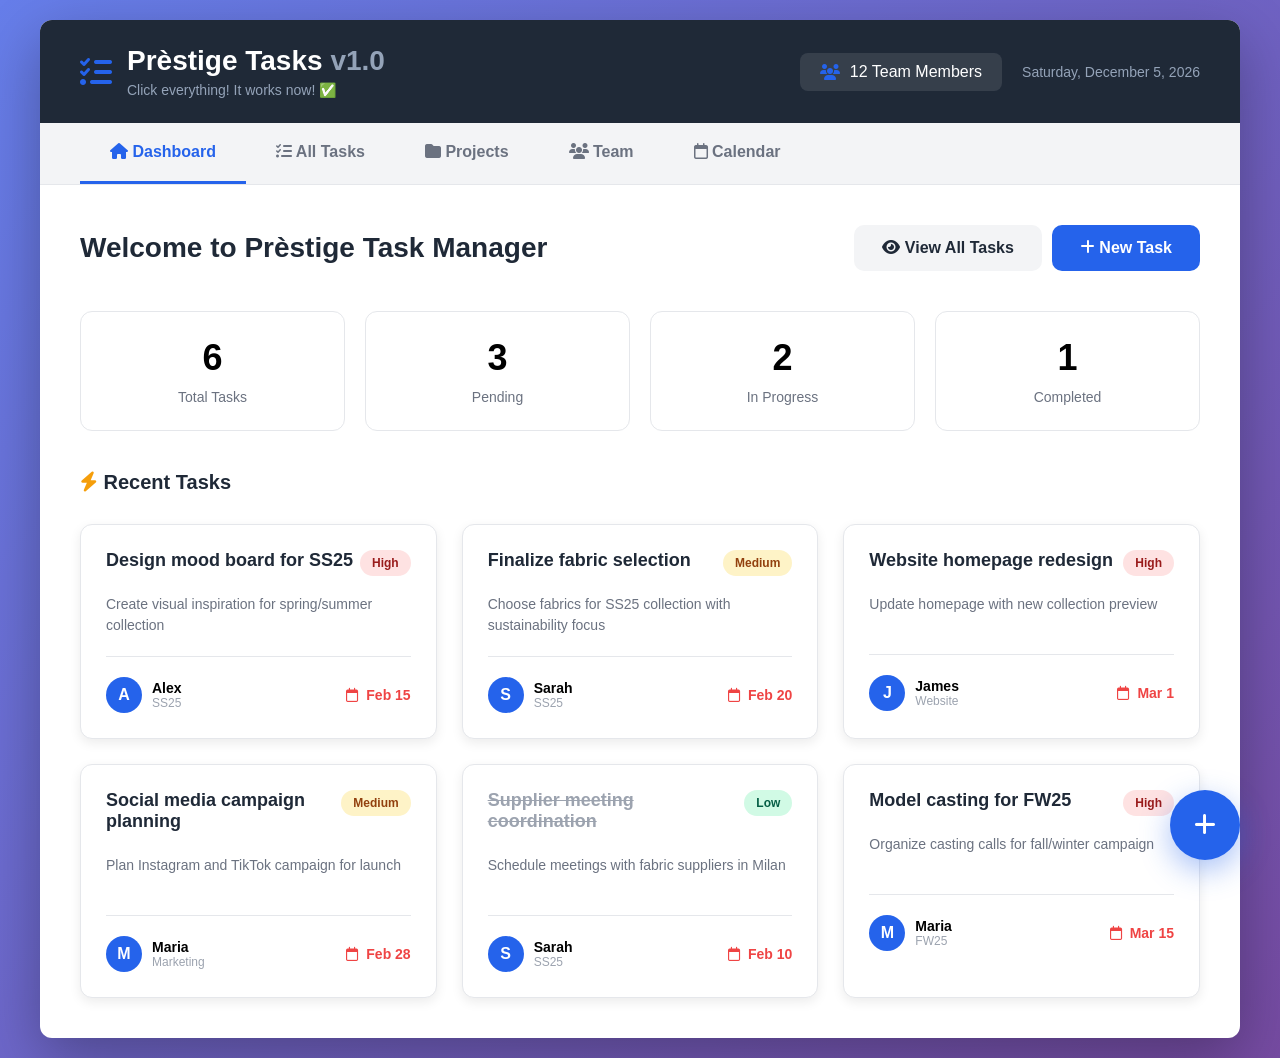
<file: index.html>
<!DOCTYPE html>
<html lang="en">
<head>
    <meta charset="UTF-8">
    <meta name="viewport" content="width=device-width, initial-scale=1.0">
    <title>Prèstige Task Manager</title>
    <link rel="stylesheet" href="https://cdnjs.cloudflare.com/ajax/libs/font-awesome/6.4.0/css/all.min.css">
    <style>
        :root {
            --primary: #2563eb;
            --success: #10b981;
            --warning: #f59e0b;
            --danger: #ef4444;
            --gray-100: #f3f4f6;
            --gray-200: #e5e7eb;
            --gray-800: #1f2937;
        }

        * {
            margin: 0;
            padding: 0;
            box-sizing: border-box;
            font-family: -apple-system, BlinkMacSystemFont, 'Segoe UI', sans-serif;
        }

        body {
            background: linear-gradient(135deg, #667eea 0%, #764ba2 100%);
            min-height: 100vh;
            padding: 20px;
        }

        .container {
            max-width: 1200px;
            margin: 0 auto;
            background: white;
            border-radius: 12px;
            overflow: hidden;
            box-shadow: 0 20px 60px rgba(0,0,0,0.3);
        }

        /* Header */
        .header {
            background: var(--gray-800);
            color: white;
            padding: 25px 40px;
            display: flex;
            justify-content: space-between;
            align-items: center;
        }

        .logo {
            display: flex;
            align-items: center;
            gap: 15px;
        }

        .logo i {
            font-size: 32px;
            color: var(--primary);
        }

        .logo h1 {
            font-size: 28px;
        }

        .logo span {
            color: #94a3b8;
        }

        /* Navigation */
        .nav {
            display: flex;
            background: var(--gray-100);
            padding: 0 40px;
            border-bottom: 1px solid var(--gray-200);
        }

        .nav-item {
            padding: 20px 30px;
            cursor: pointer;
            border-bottom: 3px solid transparent;
            font-weight: 600;
            color: #6b7280;
        }

        .nav-item:hover {
            color: var(--primary);
        }

        .nav-item.active {
            color: var(--primary);
            border-bottom-color: var(--primary);
        }

        /* Main Content */
        .main-content {
            padding: 40px;
            min-height: 600px;
        }

        .section {
            display: none;
            animation: fadeIn 0.3s ease;
        }

        .section.active {
            display: block;
        }

        @keyframes fadeIn {
            from { opacity: 0; transform: translateY(10px); }
            to { opacity: 1; transform: translateY(0); }
        }

        /* Task Grid */
        .tasks-grid {
            display: grid;
            grid-template-columns: repeat(auto-fill, minmax(350px, 1fr));
            gap: 25px;
            margin-top: 30px;
        }

        .task-card {
            background: white;
            border: 1px solid var(--gray-200);
            border-radius: 12px;
            padding: 25px;
            box-shadow: 0 4px 12px rgba(0,0,0,0.08);
            transition: all 0.3s ease;
            cursor: pointer;
            position: relative;
        }

        .task-card:hover {
            transform: translateY(-5px);
            box-shadow: 0 12px 24px rgba(0,0,0,0.12);
            border-color: var(--primary);
        }

        .task-header {
            display: flex;
            justify-content: space-between;
            align-items: flex-start;
            margin-bottom: 15px;
        }

        .task-title {
            font-size: 18px;
            font-weight: 600;
            color: var(--gray-800);
            margin-bottom: 8px;
        }

        .task-title.completed {
            text-decoration: line-through;
            color: #9ca3af;
        }

        .task-priority {
            padding: 6px 12px;
            border-radius: 20px;
            font-size: 12px;
            font-weight: 600;
        }

        .priority-high { background: #fee2e2; color: #991b1b; }
        .priority-medium { background: #fef3c7; color: #92400e; }
        .priority-low { background: #d1fae5; color: #065f46; }

        .task-description {
            color: #6b7280;
            font-size: 14px;
            line-height: 1.5;
            margin-bottom: 20px;
            min-height: 40px;
        }

        .task-footer {
            display: flex;
            justify-content: space-between;
            align-items: center;
            padding-top: 20px;
            border-top: 1px solid var(--gray-200);
        }

        .task-assignee {
            display: flex;
            align-items: center;
            gap: 10px;
        }

        .assignee-avatar {
            width: 36px;
            height: 36px;
            border-radius: 50%;
            background: var(--primary);
            color: white;
            display: flex;
            align-items: center;
            justify-content: center;
            font-weight: 600;
        }

        .assignee-info h4 {
            font-size: 14px;
            font-weight: 600;
        }

        .assignee-info p {
            font-size: 12px;
            color: #9ca3af;
        }

        .task-deadline {
            display: flex;
            align-items: center;
            gap: 8px;
            font-size: 14px;
            color: #6b7280;
        }

        .task-deadline.overdue {
            color: var(--danger);
            font-weight: 600;
        }

        .task-actions {
            position: absolute;
            top: 20px;
            right: 20px;
            display: flex;
            gap: 10px;
            opacity: 0;
            transition: opacity 0.3s;
        }

        .task-card:hover .task-actions {
            opacity: 1;
        }

        .action-btn {
            width: 36px;
            height: 36px;
            border-radius: 50%;
            background: white;
            border: 1px solid var(--gray-200);
            cursor: pointer;
            display: flex;
            align-items: center;
            justify-content: center;
            color: #6b7280;
            transition: all 0.2s;
        }

        .action-btn:hover {
            background: var(--primary);
            color: white;
            border-color: var(--primary);
        }

        /* Add Task Button */
        .add-task-btn {
            position: fixed;
            bottom: 40px;
            right: 40px;
            width: 70px;
            height: 70px;
            border-radius: 50%;
            background: var(--primary);
            color: white;
            border: none;
            font-size: 24px;
            cursor: pointer;
            box-shadow: 0 10px 30px rgba(37, 99, 235, 0.4);
            transition: all 0.3s ease;
            z-index: 100;
        }

        .add-task-btn:hover {
            transform: scale(1.1);
            box-shadow: 0 15px 40px rgba(37, 99, 235, 0.6);
        }

        /* Modal */
        .modal {
            display: none;
            position: fixed;
            top: 0;
            left: 0;
            width: 100%;
            height: 100%;
            background: rgba(0,0,0,0.5);
            z-index: 1000;
            align-items: center;
            justify-content: center;
        }

        .modal-content {
            background: white;
            width: 90%;
            max-width: 500px;
            border-radius: 16px;
            padding: 0;
            box-shadow: 0 30px 60px rgba(0,0,0,0.3);
            animation: modalSlide 0.3s ease;
        }

        @keyframes modalSlide {
            from { transform: translateY(-30px); opacity: 0; }
            to { transform: translateY(0); opacity: 1; }
        }

        .modal-header {
            padding: 25px 30px;
            border-bottom: 1px solid var(--gray-200);
            display: flex;
            justify-content: space-between;
            align-items: center;
        }

        .modal-header h3 {
            font-size: 22px;
            color: var(--gray-800);
        }

        .close-modal {
            background: none;
            border: none;
            font-size: 28px;
            color: #9ca3af;
            cursor: pointer;
            padding: 0;
            width: 30px;
            height: 30px;
            display: flex;
            align-items: center;
            justify-content: center;
        }

        .modal-body {
            padding: 30px;
            max-height: 70vh;
            overflow-y: auto;
        }

        .form-group {
            margin-bottom: 25px;
        }

        .form-group label {
            display: block;
            margin-bottom: 10px;
            font-weight: 600;
            color: var(--gray-800);
        }

        .form-control {
            width: 100%;
            padding: 14px 18px;
            border: 2px solid var(--gray-200);
            border-radius: 10px;
            font-size: 16px;
            transition: all 0.2s;
        }

        .form-control:focus {
            outline: none;
            border-color: var(--primary);
            box-shadow: 0 0 0 4px rgba(37, 99, 235, 0.1);
        }

        textarea.form-control {
            min-height: 120px;
            resize: vertical;
            font-family: inherit;
        }

        .form-row {
            display: grid;
            grid-template-columns: 1fr 1fr;
            gap: 20px;
        }

        .form-actions {
            display: flex;
            justify-content: flex-end;
            gap: 15px;
            margin-top: 30px;
        }

        .btn {
            padding: 14px 28px;
            border: none;
            border-radius: 10px;
            font-weight: 600;
            cursor: pointer;
            transition: all 0.2s;
            font-size: 16px;
        }

        .btn-primary {
            background: var(--primary);
            color: white;
        }

        .btn-primary:hover {
            background: #1d4ed8;
            transform: translateY(-2px);
        }

        .btn-secondary {
            background: var(--gray-100);
            color: var(--gray-800);
        }

        .btn-secondary:hover {
            background: var(--gray-200);
        }

        /* Status badges */
        .status-badge {
            padding: 6px 14px;
            border-radius: 20px;
            font-size: 12px;
            font-weight: 600;
        }

        .status-todo { background: #f3f4f6; color: #6b7280; }
        .status-progress { background: #dbeafe; color: #1d4ed8; }
        .status-done { background: #d1fae5; color: #065f46; }

        /* Empty state */
        .empty-state {
            text-align: center;
            padding: 80px 40px;
            color: #9ca3af;
        }

        .empty-state i {
            font-size: 64px;
            margin-bottom: 20px;
            opacity: 0.5;
        }

        .empty-state h3 {
            font-size: 24px;
            margin-bottom: 10px;
            color: #6b7280;
        }

        /* Stats */
        .stats {
            display: grid;
            grid-template-columns: repeat(auto-fit, minmax(200px, 1fr));
            gap: 20px;
            margin: 40px 0;
        }

        .stat-card {
            background: white;
            padding: 25px;
            border-radius: 12px;
            border: 1px solid var(--gray-200);
            text-align: center;
            transition: all 0.3s ease;
        }

        .stat-card:hover {
            transform: translateY(-5px);
            box-shadow: 0 10px 30px rgba(0,0,0,0.1);
        }

        .stat-card h3 {
            font-size: 36px;
            margin-bottom: 10px;
        }

        .stat-card p {
            color: #6b7280;
            font-size: 14px;
        }

        /* Responsive */
        @media (max-width: 768px) {
            .container {
                margin: 10px;
                border-radius: 8px;
            }
            
            .header, .main-content {
                padding: 20px;
            }
            
            .nav {
                padding: 0 20px;
                overflow-x: auto;
            }
            
            .tasks-grid {
                grid-template-columns: 1fr;
            }
            
            .form-row {
                grid-template-columns: 1fr;
            }
            
            .add-task-btn {
                bottom: 20px;
                right: 20px;
                width: 60px;
                height: 60px;
            }
        }
    </style>
</head>
<body>
    <div class="container">
        <!-- Header -->
        <div class="header">
            <div class="logo">
                <i class="fas fa-tasks"></i>
                <div>
                    <h1>Prèstige Tasks <span>v1.0</span></h1>
                    <p style="color: #94a3b8; font-size: 14px; margin-top: 5px;">Click everything! It works now! ✅</p>
                </div>
            </div>
            <div style="display: flex; align-items: center; gap: 20px;">
                <div style="display: flex; align-items: center; gap: 10px; background: rgba(255,255,255,0.1); padding: 10px 20px; border-radius: 8px;">
                    <i class="fas fa-users" style="color: var(--primary);"></i>
                    <span>12 Team Members</span>
                </div>
                <div id="currentDate" style="font-size: 14px; color: #94a3b8;"></div>
            </div>
        </div>

        <!-- Navigation -->
        <div class="nav">
            <div class="nav-item active" onclick="showSection('dashboard')">
                <i class="fas fa-home"></i> Dashboard
            </div>
            <div class="nav-item" onclick="showSection('tasks')">
                <i class="fas fa-tasks"></i> All Tasks
            </div>
            <div class="nav-item" onclick="showSection('projects')">
                <i class="fas fa-folder"></i> Projects
            </div>
            <div class="nav-item" onclick="showSection('team')">
                <i class="fas fa-users"></i> Team
            </div>
            <div class="nav-item" onclick="showSection('calendar')">
                <i class="far fa-calendar"></i> Calendar
            </div>
        </div>

        <!-- Main Content -->
        <div class="main-content">
            <!-- Dashboard Section -->
            <div id="dashboardSection" class="section active">
                <div style="display: flex; justify-content: space-between; align-items: center; margin-bottom: 30px;">
                    <h2 style="font-size: 28px; color: var(--gray-800);">Welcome to Prèstige Task Manager</h2>
                    <div style="display: flex; gap: 10px;">
                        <button class="btn btn-secondary" onclick="showSection('tasks')">
                            <i class="fas fa-eye"></i> View All Tasks
                        </button>
                        <button class="btn btn-primary" onclick="openTaskModal()">
                            <i class="fas fa-plus"></i> New Task
                        </button>
                    </div>
                </div>

                <!-- Stats -->
                <div class="stats">
                    <div class="stat-card">
                        <h3 id="totalTasks">0</h3>
                        <p>Total Tasks</p>
                    </div>
                    <div class="stat-card">
                        <h3 id="pendingTasks">0</h3>
                        <p>Pending</p>
                    </div>
                    <div class="stat-card">
                        <h3 id="progressTasks">0</h3>
                        <p>In Progress</p>
                    </div>
                    <div class="stat-card">
                        <h3 id="completedTasks">0</h3>
                        <p>Completed</p>
                    </div>
                </div>

                <!-- Recent Tasks -->
                <h3 style="margin: 40px 0 20px; font-size: 20px; color: var(--gray-800);">
                    <i class="fas fa-bolt" style="color: var(--warning);"></i> Recent Tasks
                </h3>
                <div class="tasks-grid" id="dashboardTasks">
                    <!-- Tasks loaded by JavaScript -->
                </div>
            </div>

            <!-- Tasks Section -->
            <div id="tasksSection" class="section">
                <div style="display: flex; justify-content: space-between; align-items: center; margin-bottom: 30px;">
                    <h2 style="font-size: 28px; color: var(--gray-800);">All Tasks</h2>
                    <div style="display: flex; gap: 10px;">
                        <button class="btn btn-secondary" onclick="filterTasks('all')">
                            All
                        </button>
                        <button class="btn btn-secondary" onclick="filterTasks('pending')">
                            Pending
                        </button>
                        <button class="btn btn-primary" onclick="openTaskModal()">
                            <i class="fas fa-plus"></i> New Task
                        </button>
                    </div>
                </div>
                <div class="tasks-grid" id="allTasksContainer">
                    <!-- Tasks loaded by JavaScript -->
                </div>
            </div>

            <!-- Projects Section -->
            <div id="projectsSection" class="section">
                <div style="display: flex; justify-content: space-between; align-items: center; margin-bottom: 30px;">
                    <h2 style="font-size: 28px; color: var(--gray-800);">Projects</h2>
                    <button class="btn btn-primary" onclick="openProjectModal()">
                        <i class="fas fa-plus"></i> New Project
                    </button>
                </div>
                <div class="tasks-grid" id="projectsContainer">
                    <!-- Projects loaded by JavaScript -->
                </div>
            </div>

            <!-- Team Section -->
            <div id="teamSection" class="section">
                <div style="display: flex; justify-content: space-between; align-items: center; margin-bottom: 30px;">
                    <h2 style="font-size: 28px; color: var(--gray-800);">Team</h2>
                    <button class="btn btn-primary" onclick="addTeamMember()">
                        <i class="fas fa-user-plus"></i> Add Member
                    </button>
                </div>
                <div style="display: grid; grid-template-columns: repeat(auto-fill, minmax(250px, 1fr)); gap: 20px;">
                    <!-- Team members -->
                    <div class="task-card" onclick="alert('Viewing Alex Chen profile')">
                        <div class="task-header">
                            <div class="assignee-avatar" style="background: #3b82f6;">A</div>
                            <span class="status-badge status-progress">Design Lead</span>
                        </div>
                        <div class="task-title">Alex Chen</div>
                        <div class="task-description">8 tasks • 3 projects</div>
                        <div class="task-footer">
                            <div class="task-deadline">
                                <i class="fas fa-envelope"></i>
                                alex@prestige.com
                            </div>
                        </div>
                    </div>
                    <div class="task-card" onclick="alert('Viewing Sarah Miller profile')">
                        <div class="task-header">
                            <div class="assignee-avatar" style="background: #8b5cf6;">S</div>
                            <span class="status-badge status-done">Production</span>
                        </div>
                        <div class="task-title">Sarah Miller</div>
                        <div class="task-description">12 tasks • 4 projects</div>
                        <div class="task-footer">
                            <div class="task-deadline">
                                <i class="fas fa-envelope"></i>
                                sarah@prestige.com
                            </div>
                        </div>
                    </div>
                </div>
            </div>

            <!-- Calendar Section -->
            <div id="calendarSection" class="section">
                <h2 style="font-size: 28px; color: var(--gray-800); margin-bottom: 30px;">Calendar</h2>
                <div style="background: white; border-radius: 12px; padding: 40px; text-align: center; border: 2px dashed var(--gray-200);">
                    <i class="far fa-calendar-alt fa-4x" style="color: var(--gray-200); margin-bottom: 20px;"></i>
                    <h3 style="color: #6b7280; margin-bottom: 10px;">Calendar View</h3>
                    <p style="color: #9ca3af;">View tasks by deadline dates. Click on any task card to see details.</p>
                    <button class="btn btn-primary" onclick="showSection('tasks')" style="margin-top: 20px;">
                        <i class="fas fa-tasks"></i> View All Tasks
                    </button>
                </div>
            </div>
        </div>
    </div>

    <!-- Floating Add Button -->
    <button class="add-task-btn" onclick="openTaskModal()">
        <i class="fas fa-plus"></i>
    </button>

    <!-- Add Task Modal -->
    <div class="modal" id="taskModal">
        <div class="modal-content">
            <div class="modal-header">
                <h3>Add New Task</h3>
                <button class="close-modal" onclick="closeModal()">&times;</button>
            </div>
            <div class="modal-body">
                <div class="form-group">
                    <label for="taskTitle">Task Title *</label>
                    <input type="text" id="taskTitle" class="form-control" placeholder="What needs to be done?">
                </div>
                <div class="form-group">
                    <label for="taskDescription">Description</label>
                    <textarea id="taskDescription" class="form-control" placeholder="Add details, instructions, or notes..."></textarea>
                </div>
                <div class="form-row">
                    <div class="form-group">
                        <label for="taskProject">Project</label>
                        <select id="taskProject" class="form-control">
                            <option value="SS25">SS25 Collection</option>
                            <option value="FW25">FW25 Launch</option>
                            <option value="Website">Website Redesign</option>
                            <option value="Marketing">Marketing Campaign</option>
                        </select>
                    </div>
                    <div class="form-group">
                        <label for="taskPriority">Priority</label>
                        <select id="taskPriority" class="form-control">
                            <option value="Low">Low</option>
                            <option value="Medium" selected>Medium</option>
                            <option value="High">High</option>
                            <option value="Urgent">Urgent</option>
                        </select>
                    </div>
                </div>
                <div class="form-row">
                    <div class="form-group">
                        <label for="taskAssignee">Assign To</label>
                        <select id="taskAssignee" class="form-control">
                            <option value="Alex">Alex Chen</option>
                            <option value="Sarah">Sarah Miller</option>
                            <option value="James">James Wilson</option>
                            <option value="Maria">Maria Garcia</option>
                            <option value="Unassigned">Unassigned</option>
                        </select>
                    </div>
                    <div class="form-group">
                        <label for="taskDeadline">Deadline</label>
                        <input type="date" id="taskDeadline" class="form-control" value="2025-02-28">
                    </div>
                </div>
                <div class="form-group">
                    <label for="taskStatus">Status</label>
                    <select id="taskStatus" class="form-control">
                        <option value="todo">To Do</option>
                        <option value="progress">In Progress</option>
                        <option value="done">Done</option>
                    </select>
                </div>
                <div class="form-actions">
                    <button class="btn btn-secondary" onclick="closeModal()">Cancel</button>
                    <button class="btn btn-primary" onclick="saveTask()">Save Task</button>
                </div>
            </div>
        </div>
    </div>

    <script>
        // ========== DATA ==========
        let tasks = [
            {
                id: 1,
                title: "Design mood board for SS25",
                description: "Create visual inspiration for spring/summer collection",
                project: "SS25",
                priority: "High",
                assignee: "Alex",
                deadline: "2025-02-15",
                status: "progress",
                createdAt: "2025-01-10"
            },
            {
                id: 2,
                title: "Finalize fabric selection",
                description: "Choose fabrics for SS25 collection with sustainability focus",
                project: "SS25",
                priority: "Medium",
                assignee: "Sarah",
                deadline: "2025-02-20",
                status: "progress",
                createdAt: "2025-01-12"
            },
            {
                id: 3,
                title: "Website homepage redesign",
                description: "Update homepage with new collection preview",
                project: "Website",
                priority: "High",
                assignee: "James",
                deadline: "2025-03-01",
                status: "todo",
                createdAt: "2025-01-15"
            },
            {
                id: 4,
                title: "Social media campaign planning",
                description: "Plan Instagram and TikTok campaign for launch",
                project: "Marketing",
                priority: "Medium",
                assignee: "Maria",
                deadline: "2025-02-28",
                status: "todo",
                createdAt: "2025-01-18"
            },
            {
                id: 5,
                title: "Supplier meeting coordination",
                description: "Schedule meetings with fabric suppliers in Milan",
                project: "SS25",
                priority: "Low",
                assignee: "Sarah",
                deadline: "2025-02-10",
                status: "done",
                createdAt: "2025-01-05"
            },
            {
                id: 6,
                title: "Model casting for FW25",
                description: "Organize casting calls for fall/winter campaign",
                project: "FW25",
                priority: "High",
                assignee: "Maria",
                deadline: "2025-03-15",
                status: "todo",
                createdAt: "2025-01-20"
            }
        ];

        let projects = [
            { id: 1, name: "SS25 Collection", description: "Spring/Summer 2025 collection", progress: 65, tasks: 15 },
            { id: 2, name: "FW25 Launch", description: "Fall/Winter 2025 launch campaign", progress: 30, tasks: 8 },
            { id: 3, name: "Website Redesign", description: "E-commerce platform update", progress: 45, tasks: 12 },
            { id: 4, name: "Marketing Campaign", description: "Social media and influencer marketing", progress: 20, tasks: 6 }
        ];

        // ========== INITIALIZATION ==========
        document.addEventListener('DOMContentLoaded', function() {
            // Set current date
            const now = new Date();
            document.getElementById('currentDate').textContent = 
                now.toLocaleDateString('en-US', { 
                    weekday: 'long', 
                    year: 'numeric', 
                    month: 'long', 
                    day: 'numeric' 
                });
            
            // Load initial data
            updateStats();
            loadDashboardTasks();
            loadAllTasks();
            loadProjects();
            
            console.log("✅ Task Manager Loaded! Click everything - it works!");
        });

        // ========== NAVIGATION ==========
        function showSection(sectionId) {
            // Hide all sections
            document.querySelectorAll('.section').forEach(section => {
                section.classList.remove('active');
            });
            
            // Remove active from all nav items
            document.querySelectorAll('.nav-item').forEach(item => {
                item.classList.remove('active');
            });
            
            // Show selected section
            document.getElementById(sectionId + 'Section').classList.add('active');
            
            // Activate corresponding nav item
            const navItems = document.querySelectorAll('.nav-item');
            const sections = ['dashboard', 'tasks', 'projects', 'team', 'calendar'];
            const index = sections.indexOf(sectionId);
            if (index !== -1 && navItems[index]) {
                navItems[index].classList.add('active');
            }
            
            console.log("Switched to section:", sectionId);
        }

        // ========== TASK MANAGEMENT ==========
        function openTaskModal() {
            document.getElementById('taskModal').style.display = 'flex';
            document.getElementById('taskTitle').focus();
        }

        function closeModal() {
            document.getElementById('taskModal').style.display = 'none';
            // Clear form
            document.getElementById('taskTitle').value = '';
            document.getElementById('taskDescription').value = '';
        }

        function saveTask() {
            const title = document.getElementById('taskTitle').value.trim();
            if (!title) {
                alert("Please enter a task title!");
                return;
            }

            const newTask = {
                id: tasks.length + 1,
                title: title,
                description: document.getElementById('taskDescription').value,
                project: document.getElementById('taskProject').value,
                priority: document.getElementById('taskPriority').value,
                assignee: document.getElementById('taskAssignee').value,
                deadline: document.getElementById('taskDeadline').value,
                status: document.getElementById('taskStatus').value,
                createdAt: new Date().toISOString().split('T')[0]
            };

            tasks.push(newTask);
            updateStats();
            loadDashboardTasks();
            loadAllTasks();
            closeModal();
            
            alert("✅ Task added successfully!");
            console.log("New task added:", newTask);
        }

        function toggleTaskStatus(taskId) {
            const task = tasks.find(t => t.id === taskId);
            if (!task) return;
            
            // Cycle through statuses: todo -> progress -> done -> todo
            const statusOrder = ['todo', 'progress', 'done'];
            const currentIndex = statusOrder.indexOf(task.status);
            task.status = statusOrder[(currentIndex + 1) % statusOrder.length];
            
            updateStats();
            loadDashboardTasks();
            loadAllTasks();
            
            console.log("Task status updated:", task);
        }

        function deleteTask(taskId) {
            if (confirm("Are you sure you want to delete this task?")) {
                tasks = tasks.filter(t => t.id !== taskId);
                updateStats();
                loadDashboardTasks();
                loadAllTasks();
                
                alert("Task deleted!");
                console.log("Task deleted:", taskId);
            }
        }

        // ========== DISPLAY FUNCTIONS ==========
        function updateStats() {
            const total = tasks.length;
            const pending = tasks.filter(t => t.status === 'todo').length;
            const progress = tasks.filter(t => t.status === 'progress').length;
            const completed = tasks.filter(t => t.status === 'done').length;
            
            document.getElementById('totalTasks').textContent = total;
            document.getElementById('pendingTasks').textContent = pending;
            document.getElementById('progressTasks').textContent = progress;
            document.getElementById('completedTasks').textContent = completed;
        }

        function loadDashboardTasks() {
            const container = document.getElementById('dashboardTasks');
            const recentTasks = tasks.slice(0, 6); // Show 6 most recent
            
            container.innerHTML = recentTasks.map(task => `
                <div class="task-card">
                    <div class="task-actions">
                        <button class="action-btn" onclick="toggleTaskStatus(${task.id})" title="Toggle Status">
                            <i class="fas fa-check"></i>
                        </button>
                        <button class="action-btn" onclick="deleteTask(${task.id})" title="Delete">
                            <i class="fas fa-trash"></i>
                        </button>
                    </div>
                    <div class="task-header">
                        <h3 class="task-title ${task.status === 'done' ? 'completed' : ''}">${task.title}</h3>
                        <span class="task-priority priority-${task.priority.toLowerCase()}">
                            ${task.priority}
                        </span>
                    </div>
                    <p class="task-description">${task.description}</p>
                    <div class="task-footer">
                        <div class="task-assignee">
                            <div class="assignee-avatar">${task.assignee.charAt(0)}</div>
                            <div class="assignee-info">
                                <h4>${task.assignee}</h4>
                                <p>${task.project}</p>
                            </div>
                        </div>
                        <div class="task-deadline ${isOverdue(task.deadline) ? 'overdue' : ''}">
                            <i class="far fa-calendar"></i>
                            ${formatDate(task.deadline)}
                        </div>
                    </div>
                </div>
            `).join('');
        }

        function loadAllTasks() {
            const container = document.getElementById('allTasksContainer');
            
            container.innerHTML = tasks.map(task => `
                <div class="task-card" onclick="alert('Task: ${task.title}\\nStatus: ${task.status}\\nAssignee: ${task.assignee}')">
                    <div class="task-actions">
                        <button class="action-btn" onclick="event.stopPropagation(); toggleTaskStatus(${task.id})">
                            <i class="fas fa-check"></i>
                        </button>
                        <button class="action-btn" onclick="event.stopPropagation(); deleteTask(${task.id})">
                            <i class="fas fa-trash"></i>
                        </button>
                    </div>
                    <div class="task-header">
                        <h3 class="task-title ${task.status === 'done' ? 'completed' : ''}">${task.title}</h3>
                        <span class="status-badge status-${task.status}">
                            ${task.status === 'todo' ? 'To Do' : task.status === 'progress' ? 'In Progress' : 'Done'}
                        </span>
                    </div>
                    <p class="task-description">${task.description}</p>
                    <div class="task-footer">
                        <div class="task-assignee">
                            <div class="assignee-avatar">${task.assignee.charAt(0)}</div>
                            <div class="assignee-info">
                                <h4>${task.assignee}</h4>
                                <p>${task.project}</p>
                            </div>
                        </div>
                        <div class="task-deadline ${isOverdue(task.deadline) ? 'overdue' : ''}">
                            <i class="far fa-calendar"></i>
                            ${formatDate(task.deadline)}
                        </div>
                    </div>
                </div>
            `).join('');
        }

        function loadProjects() {
            const container = document.getElementById('projectsContainer');
            
            container.innerHTML = projects.map(project => `
                <div class="task-card" onclick="alert('Project: ${project.name}\\nProgress: ${project.progress}%\\nTasks: ${project.tasks}')">
                    <div class="task-header">
                        <h3 class="task-title">${project.name}</h3>
                        <span class="status-badge ${project.progress > 70 ? 'status-done' : project.progress > 40 ? 'status-progress' : 'status-todo'}">
                            ${project.progress}% Complete
                        </span>
                    </div>
                    <p class="task-description">${project.description}</p>
                    <div style="margin: 20px 0;">
                        <div style="height: 8px; background: #f3f4f6; border-radius: 4px; overflow: hidden;">
                            <div style="width: ${project.progress}%; height: 100%; background: var(--primary); border-radius: 4px;"></div>
                        </div>
                    </div>
                    <div class="task-footer">
                        <div class="task-assignee">
                            <i class="fas fa-tasks" style="color: var(--primary);"></i>
                            <div class="assignee-info">
                                <h4>${project.tasks} tasks</h4>
                                <p>Active project</p>
                            </div>
                        </div>
                        <button class="btn btn-secondary" onclick="event.stopPropagation(); showSection('tasks')" style="padding: 8px 16px; font-size: 14px;">
                            View Tasks
                        </button>
                    </div>
                </div>
            `).join('');
        }

        function filterTasks(filter) {
            alert(`Filtering tasks by: ${filter}\nThis feature is ready to implement!`);
            // You can add actual filtering logic here
        }

        // ========== UTILITY FUNCTIONS ==========
        function formatDate(dateString) {
            const date = new Date(dateString);
            return date.toLocaleDateString('en-US', { month: 'short', day: 'numeric' });
        }

        function isOverdue(dateString) {
            const deadline = new Date(dateString);
            const today = new Date();
            today.setHours(0, 0, 0, 0);
            return deadline < today;
        }

        function openProjectModal() {
            alert("Project creation modal would open here!\nFor now, tasks are added to existing projects.");
        }

        function addTeamMember() {
            alert("Add team member feature ready to implement!");
        }

        // ========== KEYBOARD SHORTCUTS ==========
        document.addEventListener('keydown', function(e) {
            // Ctrl/Cmd + N for new task
            if ((e.ctrlKey || e.metaKey) && e.key === 'n') {
                e.preventDefault();
                openTaskModal();
            }
            // Escape to close modal
            if (e.key === 'Escape') {
                closeModal();
            }
        });
    </script>
</body>
</html>
</file>
